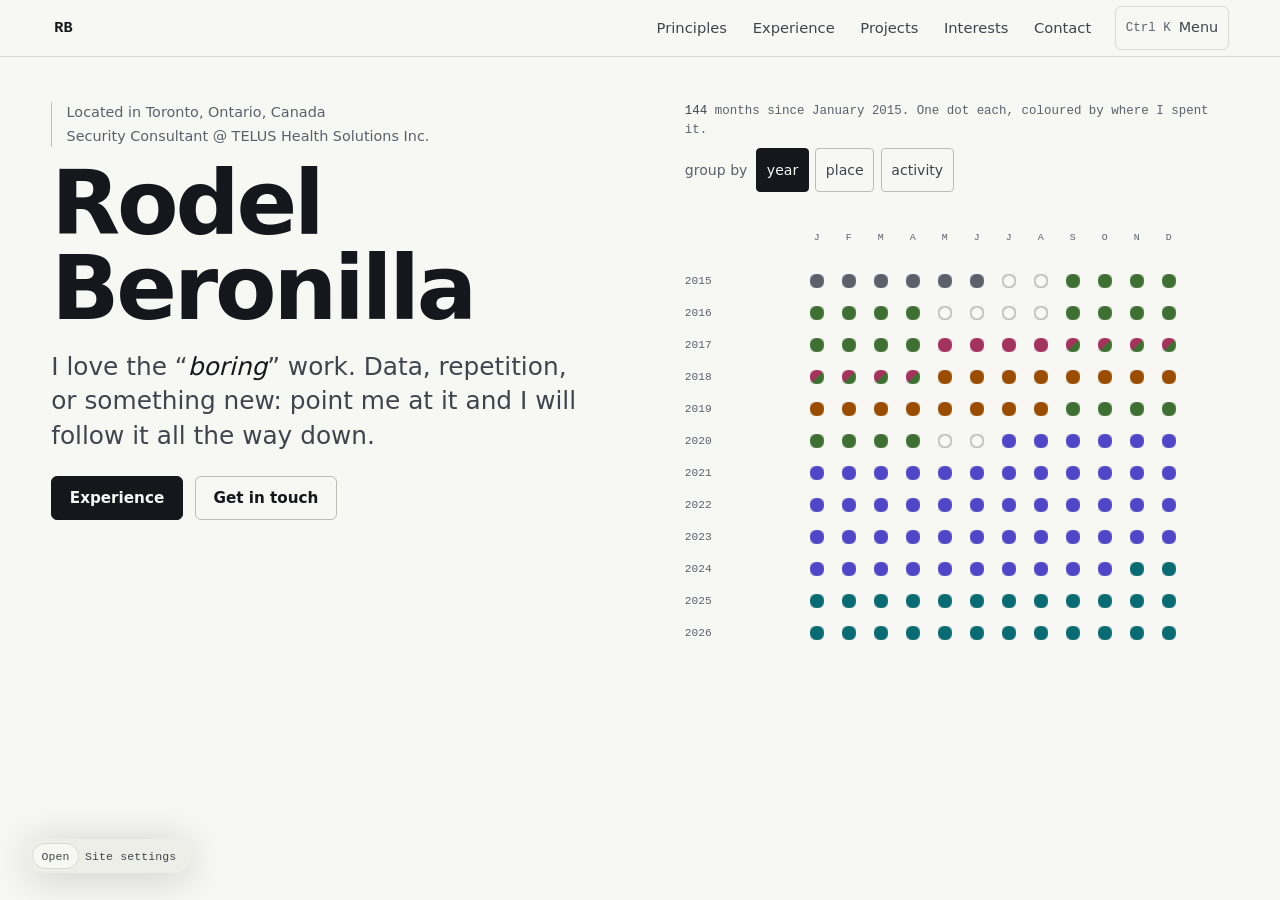
<file: site/index.html>
<!doctype html>
<html lang="en" class="no-js" data-theme="dark">
<head>
  <meta charset="utf-8">
  <meta name="viewport" content="width=device-width, initial-scale=1, viewport-fit=cover">
  <title>Rodel Beronilla</title>
  <meta name="description" content="Rodel Beronilla. I love the “boring” work: data, repetition, or something new. Security, risk and compliance for healthcare at TELUS Health Solutions in Toronto, Ontario.">
  <link rel="canonical" href="https://beronilla.rodeo/">
  <link rel="icon" href="favicon.svg" type="image/svg+xml">
  <meta name="theme-color" content="#101216" media="(prefers-color-scheme: dark)">
  <meta name="theme-color" content="#f7f7f4" media="(prefers-color-scheme: light)">
  <meta property="og:type" content="profile">
  <meta property="og:title" content="Rodel Beronilla">
  <meta property="og:description" content="I love the “boring” work. Data, repetition, or something new: point me at it and I’ll follow it all the way down.">
  <meta property="og:url" content="https://beronilla.rodeo/">
  <meta property="og:image" content="https://beronilla.rodeo/og.png">
  <meta property="og:image:width" content="1200">
  <meta property="og:image:height" content="630">
  <meta property="og:image:alt" content="Rodel Beronilla. Every month since January 2015, drawn as a grid of dots and grouped by year.">
  <meta name="twitter:card" content="summary_large_image">
  <meta name="twitter:image" content="https://beronilla.rodeo/og.png">

  <link rel="stylesheet" href="style.css">
  <script>document.documentElement.classList.replace('no-js','js');try{var t=localStorage.getItem('theme')||(matchMedia('(prefers-color-scheme: light)').matches?'light':'dark');document.documentElement.setAttribute('data-theme',t)}catch(e){}</script>
  <script src="app.js" defer></script>

  <script type="application/ld+json">
  {"@context":"https://schema.org","@type":"Person","name":"Rodel Beronilla","url":"https://beronilla.rodeo/","jobTitle":"Security Consultant I","worksFor":{"@type":"Organization","name":"TELUS Health Solutions Inc."},"alumniOf":{"@type":"CollegeOrUniversity","name":"Ontario Tech University"},"address":{"@type":"PostalAddress","addressLocality":"Toronto","addressRegion":"Ontario","addressCountry":"CA"},"sameAs":["https://ca.linkedin.com/in/rodel-beronilla","https://github.com/rodelBeronilla"]}
  </script>
</head>
<body>
  <a class="skip" href="#how">Skip to content</a>

  <header class="top">
    <h1 class="vh">Rodel Beronilla</h1>
    <div class="top-in">
      <a class="mark" href="/" aria-label="Rodel Beronilla, home">RB</a>
      <nav class="topnav" aria-label="Sections">
        <a href="#how">Principles</a>
        <a href="#experience">Experience</a>
        <a href="#projects">Projects</a>
        <a href="#interests">Interests</a>
        <a href="#contact">Contact</a>
        <span class="nav-ind" aria-hidden="true"></span>
      </nav>
      <div class="top-actions">
        <button class="cmd-btn" id="cmd-open" type="button" commandfor="cmdk" command="show-modal" aria-haspopup="dialog" aria-controls="cmdk">
          <span class="cmd-key" id="cmd-key" aria-hidden="true">&#8984;K</span><span class="cmd-label">Menu</span>
        </button>
      </div>
    </div>
    <div class="pull" id="pull" aria-hidden="true"><i></i><span>Pull down for menu</span></div>
  </header>
  <div class="sheet" id="sheet" aria-hidden="true" role="dialog" aria-label="Menu">
    <div class="sheet-in">
      <p class="sheet-title">Menu</p>
      <ul class="sheet-list" id="sheet-list"></ul>
      <button class="sheet-close" id="sheet-close" type="button"><i></i>Pull up to close</button>
    </div>
  </div>

  <main>
    <section class="page hero" id="top">
      <div class="page-in hero-grid">
        <div class="hero-inner">
          <p class="meta"><span>Located in Toronto, Ontario, Canada</span><span class="meta-full">Security Consultant @ TELUS Health Solutions Inc.</span><span class="meta-short" aria-hidden="true">Security Consultant @ TELUS Health</span></p>
          <p class="name" aria-hidden="true"><span>Rodel</span><span>Beronilla</span></p>
          <p class="tag">I love the &ldquo;<em>boring</em>&rdquo; work. Data, repetition, or something new: point me at it and I will follow it all the way down.</p>
          <div class="cta">
            <a class="btn primary" href="#experience">Experience</a>
            <a class="btn" href="#contact">Get in touch</a>
          </div>
        </div>
        <figure class="pivot" id="pivot">
          <figcaption class="pivot-head">
            <p class="pivot-q"><span id="pivot-n">143</span> months since January 2015. One dot each, coloured by where I spent it.</p>
            <div class="pivot-ctrl" role="group" aria-label="Group the months by">
              <span class="pivot-lab" aria-hidden="true">group by</span>
              <button type="button" data-view="year" aria-pressed="true">year</button>
              <button type="button" data-view="org" aria-pressed="false">place</button>
              <button type="button" data-view="kind" aria-pressed="false">activity</button>
            </div>
            <p class="pivot-hl" id="pivot-hl"></p>
          </figcaption>
          <div class="pivot-plot" id="pivot-plot"></div>
        </figure>
      </div>
    </section>

    <section class="page" id="how">
      <div class="page-in sec">
        <div class="sec-head"><h2 class="kicker">Principles</h2><p class="kicker-sub">Four, wherever I am.</p></div>
        <div class="sec-body">
          <p class="statement statement-lg">The data comes before the answer.</p>
          <p class="lead">I go at a problem like a researcher. I’ll push an approach further than most people would, and when the evidence finally refuses, I stop arguing with it, ask the people around me and take another route.</p>
          <ul class="tenets">
            <li tabindex="0">
              <h3>Say only what is true</h3>
              <p>Integrity and transparency, in practice. I say what I actually know, give credit where it belongs, and own my part when something goes wrong. If a claim needs stretching to sound good, it isn’t mine to make.</p>
              <p class="tenet-why">Trust is slow to earn and quick to lose, and I’d rather be believed than impressive.</p>
            </li>
            <li tabindex="0">
              <h3>Get the question right</h3>
              <p>Context before action. I want to understand what’s really being asked, and why, before I commit to anything, and I’ll keep asking until it’s clear. Once it is, I’m all in.</p>
              <p class="tenet-why">Most wasted effort starts as a good answer to the wrong question.</p>
            </li>
            <li tabindex="0">
              <h3>Start from the data</h3>
              <p>Curiosity with discipline. I’d rather sit with the evidence until the shape of a problem is obvious than defend a solution I reached for too early. When the data disagrees with me, the data wins.</p>
              <p class="tenet-why">Being right early feels good. Being right in the end is what actually helps anyone.</p>
            </li>
            <li tabindex="0">
              <h3>Take something from everything</h3>
              <p>Every job, team and mistake leaves something worth keeping. I pay attention to what each one taught me and carry it into the next thing.</p>
              <p class="tenet-why">The parts that were uncomfortable at the time are the ones I still use.</p>
            </li>
          </ul>
        </div>
      </div>
    </section>

    <section class="page" id="experience">
      <div class="page-in xp">
        <div class="sec-head xp-top"><h2 class="kicker">Experience</h2><p class="kicker-sub">Newest first. Step back.</p><p class="band-hl" id="band-hl"></p></div>
        <div class="band-wrap" id="band-wrap">
          <div class="band-years" id="band-years" aria-hidden="true"></div>
          <div class="band" id="band" role="group" aria-label="Timeline, January 2015 to now"></div>
          <div class="band-under" id="band-under" aria-hidden="true"></div>
        </div>
        <div class="xp-main">
        <ol class="tl xp-roles" id="xp-roles">
            <li data-i="0" data-end="2026" data-from="2024-11" data-to="now"><span class="tl-when">Nov 2024 to now</span><div class="tl-what"><h3>TELUS Health Solutions Inc.</h3><p class="tl-role">Security Consultant I</p><p>Assurance for a health business: the internal assessments behind its certifications, evidence ready before an auditor asks, and impact checks on proposed changes while they’re still proposals. Pipelines and reporting that let a small team keep pace.</p><ul class="skills" aria-label="Skills and competencies"><li>ISO 27001</li><li>SOC 2</li><li>Audit readiness</li><li>PHIPA and PIPEDA</li><li>Quebec Law 25</li><li>Google Apps Script</li><li>Python</li><li>Power BI</li></ul></div></li>
            <li data-i="1" data-end="2024" data-from="2021-08" data-to="2024-10"><span class="tl-when">Jul 2021 to Oct 2024</span><div class="tl-what"><h3>Rogers Communications</h3><p class="tl-role">Technology Solutions Designer</p><p>Network solutions from requirement to approved design: pinning down what was really being asked for, proving it could be built, costing and scheduling it defensibly, and settling security requirements early enough to shape the design.</p><ul class="skills" aria-label="Skills and competencies"><li>Solution design</li><li>Security architecture</li><li>Requirements analysis</li><li>Risk assessment</li><li>Cost and schedule estimation</li><li>Stakeholder workshops</li></ul></div></li>
            <li data-i="2" data-end="2021" data-from="2020-07" data-to="2021-07"><span class="tl-when">Jul 2020 to Jul 2021</span><div class="tl-what"><h3>Rogers Communications</h3><p class="tl-role">Technology New Graduate</p><p>Three four-month rotations: Technology Service Design, Data Networks Engineering, and Device Accreditation. Automated the Android test flows that had been run by hand and documented a wireless geo-location build.</p><ul class="skills" aria-label="Skills and competencies"><li>Test automation</li><li>Android</li><li>Technical documentation</li></ul></div></li>
            <li data-i="3" data-end="2019" data-from="2018-05" data-to="2019-08"><span class="tl-when">May 2018 to Aug 2019</span><div class="tl-what"><h3>Celestica International</h3><p class="tl-role">Cyber Security and IT Risk Management Intern</p><p>Security governance at a manufacturer whose clients came with regulations attached: audit findings tracked to closure, a multi-factor rollout across sites, account and access validations, and a phishing and awareness programme with reporting on whether it worked.</p><ul class="skills" aria-label="Skills and competencies"><li>Identity and access</li><li>Multi-factor authentication</li><li>Security awareness</li><li>Phishing campaigns</li><li>NIST SP 800-171</li><li>Python</li></ul></div></li>
        </ol>
        <div class="xp-nav"><button type="button" class="btn" id="xp-prev">Earlier</button><button type="button" class="btn" id="xp-next" disabled>Later</button><span class="xp-pos" id="xp-pos">1 of 4</span></div><p class="vh" id="xp-live" aria-live="polite"></p>
        </div>
        <div class="xp-side">
          <div class="xp-block" id="education">
            <h3 class="kicker">Education</h3>
            <ol class="tl">
              <li class="cred" data-year="2020" data-date="2020-04"><span class="tl-when">Sep 2015 to Apr 2020</span><div class="tl-what"><h4>Ontario Tech University</h4><p>Bachelor of Information Technology (Honours), Networking and Information Technology Security.</p><p class="honours"><span class="cred" data-year="2015">Dean&rsquo;s List 2015</span>, <span class="cred" data-year="2020">President&rsquo;s List 2020</span>.</p><ul class="skills" aria-label="Skills and competencies"><li>Penetration testing</li><li>Digital forensics</li><li>Cryptography</li><li>Routing and switching</li><li>SQL</li><li>Linux hardening</li></ul></div></li>
            </ol>
          </div>
          <div class="xp-block" id="certifications">
            <h3 class="kicker">Certifications</h3>
            <ol class="tl">
              <li class="cred" data-year="2026" data-date="2026-11"><span class="tl-when">Nov 2026</span><div class="tl-what"><h4>Certified Information Systems Security Professional (CISSP)</h4><p>ISC<sup>2</sup>. <a href="https://www.credly.com/badges/d0cca9c0-13dc-4911-b00d-494c27513bf5/public_url" target="_blank" rel="noopener noreferrer">Verify on Credly</a></p></div></li>
              <li class="cred" data-year="2026" data-date="2026-10"><span class="tl-when">Oct 2026</span><div class="tl-what"><h4>SQL (Advanced)</h4><p>HackerRank. <a href="https://www.hackerrank.com/certificates/8c44d48ef649" target="_blank" rel="noopener noreferrer">Verify on HackerRank</a></p></div></li>
            </ol>
          </div>
        </div>
      </div>
    </section>

    <section class="page" id="projects">
      <div class="page-in sec">
        <div class="sec-head"><h2 class="kicker">Projects</h2><p class="kicker-sub">Three in use, one still an idea.</p></div>
        <div class="sec-body">
          <ul class="built">
            <li>
              <a href="https://fantasyscout.beronilla.rodeo/" target="_blank" rel="noopener noreferrer"><h3>FantasyScout<i class="arrow" aria-hidden="true"><svg viewBox="0 0 24 24"><path d="M7 17L17 7M9 7h8v8"/></svg></i></h3></a>
              <p class="built-meta"><i class="st st-live" aria-hidden="true"></i>Open source, MIT. <a href="https://github.com/rodelBeronilla/fantasyscout" target="_blank" rel="noopener noreferrer">Source</a></p>
              <p>A data platform for fantasy basketball. Pulls from public sources, checks what it pulls, and serves a scouting board, a notebook or a SQL console in the browser.</p>
              <ul class="skills" aria-label="Built with"><li>Python</li><li>dbt</li><li>Databricks</li><li>Delta Lake</li><li>Cloudflare</li><li>Astro</li><li>React</li><li>GitHub Actions</li></ul>
            </li>
            <li>
              <a href="https://volleyballtactics.beronilla.rodeo/" target="_blank" rel="noopener noreferrer"><h3>volleyball-tactics<i class="arrow" aria-hidden="true"><svg viewBox="0 0 24 24"><path d="M7 17L17 7M9 7h8v8"/></svg></i></h3></a>
              <p class="built-meta"><i class="st st-live" aria-hidden="true"></i>Self-hosted, for my team</p>
              <p>Lineups, rotations and formations for a volleyball team, set up in a minute and shared. Replaced the scrap paper before every match.</p>
              <ul class="skills" aria-label="Built with"><li>React</li><li>Vite</li><li>Docker</li><li>Caddy</li></ul>
            </li>
            <li class="minor">
              <h3>NIST OSCAL assessment platform</h3>
              <p class="built-meta"><i class="st st-plan" aria-hidden="true"></i>Planned. Nothing built yet</p>
              <p>Assessments still run on scattered documents and the same evidence gets gathered twice. OSCAL makes a control a record instead of a paragraph; this is the tool to build on it.</p>
              <ul class="skills" aria-label="Built on"><li>OSCAL</li><li>NIST SP 800-53</li><li>Python</li></ul>
            </li>
            <li class="minor">
              <h3>This site</h3>
              <p class="built-meta"><i class="st st-here" aria-hidden="true"></i>You are here</p>
              <p>Portfolio. Work and background in one place, built to load fast.</p>
              <ul class="skills" aria-label="Built with"><li>HTML</li><li>CSS</li><li>JavaScript</li><li>Caddy</li><li>Python</li></ul>
            </li>
          </ul>
        </div>
      </div>
    </section>

    <section class="page" id="interests">
      <div class="page-in sec">
        <div class="sec-head"><h2 class="kicker">Interests</h2><p class="kicker-sub">Four areas. Pick one and go in.</p></div>
        <div class="sec-body">
          <div class="field-wrap">
            <ul class="ifield" id="ifield">
              <li class="cat"><h3 class="cat-name">Sports and fitness</h3><ul class="cat-list">
                <li class="sub grp">Active hobbies</li>
                <li class="node" data-path="Sports and fitness / Active hobbies / Volleyball"><button type="button" class="node-top" aria-expanded="false"><span class="node-name">Volleyball</span><span class="node-flavour">On the court</span></button><ol class="node-levels"><li>I play outside hitter (power) and middle.</li><li>I love the feeling of hitting a perfect set.</li></ol></li>
                <li class="node" data-path="Sports and fitness / Active hobbies / Weightlifting"><button type="button" class="node-top" aria-expanded="false"><span class="node-name">Weightlifting</span><span class="node-flavour">In the gym</span></button><ol class="node-levels"><li>I powerlift and love deadlifting.</li><li>I treat the gym like a lab.</li></ol></li>
                <li class="sub grp">As a fan</li>
                <li class="node" data-path="Sports and fitness / As a fan / Watch"><button type="button" class="node-top" aria-expanded="false"><span class="node-name">Watch</span><span class="node-flavour">From the stands</span></button><ol class="node-levels"><li>I follow the Raptors, the Blue Jays and the Tempo.</li><li>I’ve seen the Tempo play the Lynx and the Fever live.</li></ol></li>
                <li class="node" data-path="Sports and fitness / As a fan / Fantasy leagues"><button type="button" class="node-top" aria-expanded="false"><span class="node-name">Fantasy leagues</span><span class="node-flavour">Building rosters</span></button><ol class="node-levels"><li>I play in NBA and WNBA fantasy leagues.</li><li>I’m notorious for building around defensive stats.</li></ol></li>
              </ul></li>
              <li class="cat"><h3 class="cat-name">Film</h3><ul class="cat-list">
                <li class="sub grp">Movies and TV</li>
                <li class="node" data-path="Film / Movies and TV / Movies"><button type="button" class="node-top" aria-expanded="false"><span class="node-name">Movies</span><span class="node-flavour">90s onwards</span></button><ol class="node-levels"><li>I watch across all genres, with favorites in action, crime, comedy and thrillers.</li><li>Highly recommend Nobody (2025).</li></ol></li>
                <li class="node" data-path="Film / Movies and TV / TV"><button type="button" class="node-top" aria-expanded="false"><span class="node-name">TV</span><span class="node-flavour">Re-watching</span></button><ol class="node-levels"><li>I’m a shameless re-watcher, cycling through favorites when nothing’s airing.</li><li>Highly recommend the latest season of MobLand (2026).</li></ol></li>
                <li class="node grp" data-path="Film / Photography"><button type="button" class="node-top" aria-expanded="false"><span class="node-name">Photography</span><span class="node-flavour">Street, mostly</span></button><ol class="node-levels"><li>I’m into street photography, portraits and landscapes.</li></ol></li>
              </ul></li>
              <li class="cat"><h3 class="cat-name">Gaming</h3><ul class="cat-list">
                <li class="sub grp">PC and console</li>
                <li class="node" data-path="Gaming / PC and console / Competitive"><button type="button" class="node-top" aria-expanded="false"><span class="node-name">Competitive</span><span class="node-flavour">When there’s time</span></button><ol class="node-levels"><li>I play competitive shooters, MOBAs and fighting games.</li><li>Super excited for Deadlock to get its full release.</li></ol></li>
                <li class="node" data-path="Gaming / PC and console / Casual"><button type="button" class="node-top" aria-expanded="false"><span class="node-name">Casual</span><span class="node-flavour">To unwind</span></button><ol class="node-levels"><li>I play team-drafting games like TFT, party and indie games with friends, or pick up my old NDS for the classics.</li></ol></li>
                <li class="node grp" data-path="Gaming / Tabletop"><button type="button" class="node-top" aria-expanded="false"><span class="node-name">Tabletop</span><span class="node-flavour">Around a table</span></button><ol class="node-levels"><li>I always love a good board game with friends.</li><li>If you like Catan, you’ll love Plunder.</li></ol></li>
              </ul></li>
              <li class="cat"><h3 class="cat-name">Work, off the clock</h3><ul class="cat-list">
                <li class="node grp" data-path="Work, off the clock / Personal"><button type="button" class="node-top" aria-expanded="false"><span class="node-name">Personal</span><span class="node-flavour">Tools for hobbies</span></button><ol class="node-levels"><li>I often find myself building tools for my hobbies.</li><li><a href="#projects">FantasyScout</a> for fantasy basketball, <a href="#projects">volleyball-tactics</a> for my team’s lineups.</li></ol></li>
                <li class="node grp" data-path="Work, off the clock / Work"><button type="button" class="node-top" aria-expanded="false"><span class="node-name">Work</span><span class="node-flavour">Tools for work</span></button><ol class="node-levels"><li>I often find myself building tools for work.</li><li>Next up: an <a href="#projects">OSCAL assessment platform</a>.</li></ol></li>
              </ul></li>
            </ul>
            <div class="focus" id="ifocus" hidden></div>
          </div>
        </div>
      </div>
    </section>

    <section class="page page-end" id="contact">
      <div class="page-in sec">
        <div class="sec-head"><h2 class="kicker">Contact</h2><p class="kicker-sub">Straight to my inbox.</p></div>
        <div class="sec-body">
          <p class="statement statement-lg">Say hello.</p>
          <p class="lead">This lands in my inbox and I reply from there. <a href="https://ca.linkedin.com/in/rodel-beronilla" rel="me">LinkedIn</a> works too, and <a href="https://github.com/rodelBeronilla" rel="me">GitHub</a> is where the building happens.</p>
          <form class="mailform" action="/contact" method="post">
            <div class="field"><label for="c-name">Name</label><input id="c-name" name="name" type="text" required autocomplete="name" maxlength="120"></div>
            <div class="field"><label for="c-email">Your email</label><input id="c-email" name="email" type="email" required autocomplete="email" maxlength="200"></div>
            <div class="field field-wide"><label for="c-msg">Message</label><textarea id="c-msg" name="message" required rows="5" maxlength="4000"></textarea></div>
            <div class="field-foot"><div class="meter" aria-hidden="true"><i id="c-meter"></i></div><span class="count" id="c-count"></span></div>
            <div class="field hp" aria-hidden="true"><label for="c-site">Website</label><input id="c-site" name="website" type="text" tabindex="-1" autocomplete="off"></div>
            <div class="cta">
              <button class="btn primary" type="submit" id="c-send">Send</button>
            </div>
          </form>
        </div>
      </div>
      <footer class="foot">
        <p>&copy; 2026 Rodel Beronilla. No analytics, no trackers, nothing to accept.</p>
        <p><span id="colophon-live">System fonts, no images, one stylesheet, one script.</span> No frameworks, no build step.</p>
        <p class="foot-print"><button type="button" class="linkish" id="print-link">Print or save as PDF</button></p>
      </footer>
    </section>
  </main>
  <nav class="a11y" id="ss" aria-label="Site settings">
    <ul class="ss-rows" id="ss-rows" hidden>
      <li><button class="ss-pill" id="ss-cookies" type="button" aria-expanded="false" aria-controls="ss-note"><span class="chip">None</span><span>Cookies</span></button></li>
      <li><label class="ss-pill a11y-switch" for="a11y-switch"><span class="chip a11y-status"><span data-a11y-status aria-hidden="true">Off</span><input id="a11y-switch" data-a11y-switch type="checkbox" role="switch" aria-checked="false" aria-label="Accessibility mode"></span><span aria-hidden="true">Accessibility mode</span></label></li>
      <li><button class="ss-pill" id="ss-theme" type="button" aria-label="Theme: Auto"><span class="chip" id="ss-theme-chip">Auto</span><span aria-hidden="true">Theme</span></button></li>
    </ul>
    <div class="ss-note" id="ss-note" hidden><p>No cookies. Your theme and accessibility choices stay in this browser and are never sent anywhere.</p><button class="btn" id="ss-clear" type="button">Clear saved choices</button></div>
    <button class="ss-pill" id="ss-open" type="button" aria-expanded="false" aria-controls="ss-rows"><span class="chip" id="ss-open-chip">Open</span><span>Site settings</span></button>
  </nav>
  <nav class="swipe" id="swipe" aria-label="Views">
    <i class="chev" aria-hidden="true"></i>
    <ol class="swipe-dots" id="swipe-dots"></ol>
    <i class="chev r" aria-hidden="true"></i>
    <span class="swipe-txt" id="swipe-txt">Swipe for next</span>
  </nav>


  <dialog class="cmdk" id="cmdk" aria-label="Command menu">
    <div class="cmdk-in">
      <div class="cmdk-bar"><input class="cmdk-input" id="cmdk-input" type="text" placeholder="Type a command or search" autocomplete="off" spellcheck="false" aria-label="Search commands"><button class="cmdk-close" id="cmdk-close" type="button" aria-label="Close menu">Close</button></div>
      <ul class="cmdk-list" id="cmdk-list" role="listbox"></ul>
      <p class="cmdk-hint"><span>&#8593;&#8595; navigate</span><span>&#8629; run</span><span>esc close</span></p>
    </div>
  </dialog>
</body>
</html>
</file>
<file: site/style.css>
/* beronilla.rodeo: one screen per section, built around the data */

:root {
  color-scheme: dark;
  --bg:     light-dark(#f7f7f4, #101216);
  --bg-2:   light-dark(#eeeee9, #171a20);
  --fg:     light-dark(#15171c, #eceef2);
  --fg-2:   light-dark(#40444d, #b4b9c4);
  --muted:  light-dark(#5b606b, #8c93a1);
  --line:   light-dark(#d9d9d2, #262a33);
  --line-2: light-dark(#bdbdb4, #3a404c);
  --accent: light-dark(#0b6b73, #5fd0d8);
  --mark:   light-dark(#9a4d00, #ffb454);
  --violet: light-dark(#4f46c8, #a49cff);
  --edu:    light-dark(#3f7033, #8fcf7a);
  --rose:   light-dark(#a3325c, #f58fb4);
  --sans: system-ui, -apple-system, "Segoe UI", Roboto, "Helvetica Neue", Arial, sans-serif;
  --mono: ui-monospace, "SF Mono", Menlo, Consolas, "Liberation Mono", monospace;
  --ease: cubic-bezier(.2, .75, .25, 1);
  --gutter: clamp(1.25rem, 4vw, 4rem);
  --wrap: min(100%, 86rem);
  --top-h: 3.5rem;
  --page-pad: clamp(1.5rem, 4vh, 4rem);
  --view-top: clamp(1.25rem, 5vh, 4rem);
  box-sizing: border-box;
}
html[data-theme="light"] { color-scheme: light; }
html[data-theme="dark"]  { color-scheme: dark; }
*, *::before, *::after { box-sizing: inherit; }

html { background: var(--bg); -webkit-text-size-adjust: 100%; }
body {
  margin: 0; background: var(--bg); color: var(--fg);
  font: clamp(1rem, .25vw + .95rem, 1.1rem)/1.6 var(--sans);
  font-variant-numeric: tabular-nums;
}
a { color: inherit; text-decoration-color: var(--line-2); text-underline-offset: .22em; }
a:hover { text-decoration-color: var(--accent); }
:focus-visible { outline: 2px solid var(--accent); outline-offset: 3px; border-radius: 2px; }
.kicker[tabindex="-1"]:focus, .page[tabindex="-1"]:focus { outline: none; }
h1, h2, h3, h4, p, ul, ol { margin: 0; }
ul, ol { padding: 0; list-style: none; }
button { font: inherit; color: inherit; background: none; border: 0; cursor: pointer; }
.skip { position: absolute; left: -999px; top: 0; background: var(--fg); color: var(--bg); padding: .5rem .8rem; z-index: 100; }
.skip:focus { left: .5rem; top: .5rem; }

/* top bar */
.top { position: sticky; top: 0; z-index: 20; background: var(--bg); border-bottom: 1px solid var(--line); padding-top: env(safe-area-inset-top, 0); }
.top-in { display: flex; align-items: center; gap: 1.5rem; width: var(--wrap); margin: 0 auto; height: var(--top-h); padding: 0 var(--gutter); }
.mark { font: 600 .95rem var(--mono); text-decoration: none; letter-spacing: .02em; min-width: 2.75rem; min-height: 2.75rem; display: grid; place-items: center; margin-left: -.6rem; }
.topnav { display: flex; gap: clamp(1rem, 2vw, 2rem); margin-left: auto; position: relative; }
.nav-ind { position: absolute; bottom: .45rem; left: 0; width: 0; height: 1px; background: var(--accent); opacity: 0; transition: left .3s var(--ease), width .3s var(--ease), opacity .2s; }
.nav-ind.on { opacity: 1; }
.topnav a { color: var(--fg-2); text-decoration: none; font-size: .92rem; padding: .5rem 0; border-bottom: 1px solid transparent; white-space: nowrap; }
.topnav a:hover { border-bottom-color: var(--line-2); }
.topnav a:hover, .topnav a[aria-current] { color: var(--fg); }
.top-actions { display: flex; align-items: center; gap: .25rem; }
.pull, .sheet, .swipe { display: none; }
.a11y { position: fixed; left: calc(27px + env(safe-area-inset-left, 0)); bottom: calc(27px + env(safe-area-inset-bottom, 0)); z-index: 25; display: flex; flex-direction: column; align-items: flex-start; gap: 6px; }
.ss-rows { display: flex; flex-direction: column; align-items: flex-start; gap: 6px; }
.ss-pill { display: flex; align-items: center; gap: 6px; padding: 4px 15px 4px 5px; border-radius: 50px; background: var(--bg-2); color: var(--fg-2); border: 0; box-shadow: 0 4px 40px rgb(0 0 0 / .18); font: .72rem var(--mono); letter-spacing: .01em; cursor: pointer; user-select: none; text-align: left; }
.ss-pill:hover { color: var(--fg); }
.ss-pill:focus-visible { outline: 2px solid var(--accent); outline-offset: 2px; }
.chip { position: relative; display: inline-grid; place-items: center; min-width: 47px; height: 26px; padding: 0 8px; border-radius: 50px; background: var(--bg); color: var(--fg-2); border: 1px solid var(--line); transition: background .15s, color .15s, border-color .15s; }
.chip.set, .a11y-status.is-checked { background: var(--fg); color: var(--bg); border-color: var(--fg); }
.a11y-status input { position: absolute; inset: 0; width: 100%; height: 100%; margin: 0; appearance: none; -webkit-appearance: none; border: 0; background: transparent; border-radius: 50px; cursor: pointer; }
.a11y-status input:focus-visible { outline: 2px solid var(--accent); outline-offset: 2px; }
.ss-note { max-width: 18rem; padding: .8rem .95rem; border-radius: 12px; background: var(--bg-2); color: var(--fg-2); box-shadow: 0 4px 40px rgb(0 0 0 / .18); font-size: .85rem; line-height: 1.45; display: grid; gap: .6rem; justify-items: start; }
.ss-note .btn { font-size: .8rem; min-height: 2rem; }
.ss-rows[hidden], .ss-note[hidden] { display: none; }
.no-js .a11y { display: none; }
.cmd-btn { display: flex; gap: .5rem; align-items: center; min-height: 2.75rem; padding: 0 .6rem; color: var(--fg-2); font-size: .9rem; border: 1px solid var(--line); border-radius: 6px; }
.cmd-btn:hover { border-color: var(--line-2); color: var(--fg); }
.cmd-key { font: .78rem var(--mono); color: var(--muted); }

/* one view at a time; a view taller than the screen scrolls inside itself, the document never does */
.page { display: flex; padding: var(--view-top) 0 var(--page-pad); border-top: 1px solid var(--line-2); }
.page:first-of-type { border-top: 0; }
.page-in { width: var(--wrap); margin: 0 auto; padding: 0 var(--gutter); align-self: flex-start; }
.js body { height: 100dvh; display: flex; flex-direction: column; overflow: hidden; }
.js main { flex: 1; min-height: 0; }
.js .page { display: none; height: 100%; overflow-y: auto; overflow-x: hidden; border-top: 0; }
@media (min-width: 56.01rem) and (pointer: fine) { .js .page { padding-bottom: calc(var(--page-pad) + 3.6rem); } }
.js .page.on { display: flex; }

/* hero */
.hero-grid { display: grid; grid-template-columns: minmax(0, 1fr) minmax(0, 34rem); gap: clamp(1rem, 3vh, 3.5rem) clamp(2rem, 5vw, 5rem); align-items: start; }
.meta { display: grid; justify-items: start; gap: .2rem; font-size: .9rem; line-height: 1.45; color: var(--muted); margin-bottom: clamp(.6rem, 1.6vh, 1.4rem); border-left: 1px solid var(--line-2); padding-left: .9rem; }
.meta span { text-wrap: nowrap; }
.meta-short { display: none; }
.name { font-size: min(clamp(2.6rem, 7vw, 6.5rem), 10dvh); line-height: .95; font-weight: 650; letter-spacing: -.035em; }
.name span { display: block; }
.tag em { font-style: italic; color: var(--fg); }
.tag { margin-top: clamp(.6rem, 2vh, 2rem); max-width: 34rem; font-size: min(clamp(1.05rem, 1vw + .8rem, 1.55rem), 3dvh); line-height: 1.4; color: var(--fg-2); text-wrap: pretty; }
.cta { display: flex; flex-wrap: wrap; gap: .75rem; margin-top: clamp(.9rem, 2.5vh, 2.25rem); }
.btn { display: inline-flex; align-items: center; min-height: 2.75rem; padding: 0 1.1rem; border: 1px solid var(--line-2); border-radius: 6px; text-decoration: none; font-weight: 550; font-size: .95rem; }
.btn:hover { border-color: var(--fg); }
.btn.primary { background: var(--fg); color: var(--bg); border-color: var(--fg); }
.btn.primary:hover { background: var(--accent); border-color: var(--accent); }

/* sections */
.sec { display: grid; grid-template-columns: minmax(8rem, 12rem) minmax(0, 1fr); column-gap: clamp(1.5rem, 4vw, 4rem); }
.sec-head { align-self: start; }
.kicker { font-size: .92rem; font-weight: 650; line-height: 1.4; color: var(--accent); }
.kicker-sub { margin-top: .4rem; font-size: .85rem; line-height: 1.4; color: var(--muted); }
.sec-body { min-width: 0; }
.statement { font-size: min(clamp(1.8rem, 3vw + .7rem, 3.2rem), 7dvh); line-height: 1.1; letter-spacing: -.025em; font-weight: 650; margin-bottom: clamp(.5rem, 1.5vh, 1rem); }
.statement-lg { font-size: min(clamp(2.4rem, 5vw + .8rem, 5rem), 8dvh); }
.statement .w { display: inline-block; }
.js .statement.rise .w { opacity: 0; transform: translateY(.45em); animation: rise .48s var(--ease) forwards; }
@keyframes rise { to { opacity: 1; transform: none; } }
.lead { font-size: clamp(1.02rem, .4vw + .9rem, 1.25rem); color: var(--fg-2); max-width: 46rem; text-wrap: pretty; }
.rules { margin-top: clamp(1.5rem, 4vh, 3rem); display: grid; gap: clamp(1rem, 2.5vh, 2.25rem) clamp(1.5rem, 3vw, 3rem); grid-template-columns: repeat(auto-fit, minmax(22rem, 1fr)); }

/* interests: four areas set as one index; choosing an item keeps its column and opens the fact beside it */
.field-wrap { position: relative; }
.ifield { display: grid; grid-template-columns: repeat(4, minmax(0, 1fr)); gap: 0 clamp(1.25rem, 2.6vw, 2.75rem); align-items: start; }
.cat { min-width: 0; padding-bottom: clamp(.7rem, 1.9vh, 1.3rem); border-bottom: 1px solid var(--line); transform: translateX(var(--tx, 0px)); transition: transform .42s var(--ease), opacity .42s var(--ease); }
.cat-name { position: relative; font-size: clamp(1.1rem, .5vw + .95rem, 1.5rem); font-weight: 650; letter-spacing: -.015em; line-height: 1.2; padding-top: clamp(.5rem, 1.5vh, 1rem); margin-bottom: clamp(.6rem, 2vh, 1.4rem); transition: opacity .35s var(--ease); }
.cat-name::before { content: ""; position: absolute; left: 0; top: 0; width: 100%; height: 1px; background: var(--line-2); transform-origin: left center; transition: transform .5s var(--ease) var(--rd, 0ms); }
.cat-list { display: grid; align-content: start; gap: clamp(.5rem, 1.7vh, 1.15rem); }
.sub { font-size: .78rem; font-weight: 500; color: var(--muted); transition: opacity .35s var(--ease); }
.cat-list > .sub:not(:first-child) { margin-top: clamp(.9rem, 3vh, 2.2rem); }
.node { position: relative; transition: opacity .35s var(--ease), transform .35s var(--ease); }
.node-top { position: relative; display: grid; gap: .12rem; justify-items: start; text-align: left; padding: .5rem 0; margin: 0; color: inherit; text-decoration: none; }
.node-top::before { content: ""; position: absolute; left: -.6rem; top: .55rem; bottom: .55rem; width: 2px; border-radius: 1px; background: var(--accent); transform: scaleY(0); transition: transform .25s var(--ease); }
.node-top:hover::before, .node-top:focus-visible::before, .node.live .node-top::before { transform: scaleY(1); }
.node-top:hover .node-name, .node-top:focus-visible .node-name { text-decoration: underline; text-decoration-color: var(--accent); text-underline-offset: .2em; }
.node-name { font-weight: 600; font-size: clamp(1rem, .3vw + .93rem, 1.2rem); line-height: 1.25; }
.node-flavour { color: var(--muted); font-size: clamp(.78rem, .15vw + .74rem, .9rem); line-height: 1.45; }
.node.live .node-name { color: var(--accent); font-weight: 700; }
.js .node-levels { display: none; }
/* opening: the chosen column slides to the left edge, the rest clear out, the fact fills the space */
.js .ifield.zoomed { pointer-events: none; }
.js .ifield.zoomed .cat:not(.held) { opacity: 0; transition-delay: var(--fd, 0ms); }
.focus { position: absolute; left: var(--cardx, 0px); right: 0; top: var(--cardy, 0px); z-index: 2; display: grid; align-content: start; justify-items: start; gap: .7rem; max-width: 40rem; opacity: 0; pointer-events: none; transition: opacity .3s var(--ease); }
.focus[hidden] { display: none; }
.focus.on { opacity: 1; pointer-events: auto; }
.focus > * { opacity: 0; transform: translateY(14px); transition: opacity .38s var(--ease), transform .38s var(--ease); }
.focus.on > * { opacity: 1; transform: none; }
.focus.on .fact { transition-delay: .06s; }
.focus.on .focus-foot { transition-delay: .12s; }
.trail { display: grid; gap: .25rem; }
.trail:empty { display: none; }
.trail li { color: var(--fg-2); opacity: .55; font-size: 1rem; line-height: 1.45; }
.fact { font-size: clamp(1.35rem, 1.5vw + .8rem, 2.15rem); line-height: 1.22; letter-spacing: -.02em; font-weight: 620; text-wrap: pretty; }
.fact a { text-decoration-color: var(--line-2); }
.focus-foot { display: flex; align-items: center; gap: .5rem; margin-top: .6rem; }
.btn.ghost { border-color: transparent; color: var(--fg-2); padding: 0 .8rem; }
.btn.ghost:hover { border-color: var(--line-2); color: var(--fg); }
.focus-foot .btn[disabled] { opacity: .6; cursor: default; }
.focus-foot .btn[hidden] { display: none; }
/* arrival: one sequence per area, the rule draws, the label fades, the items land */
.js .ifield:not(.in) .node, .js .ifield:not(.in) .cat-name, .js .ifield:not(.in) .sub { opacity: 0; }
.js .ifield:not(.in) .cat-name::before { transform: scaleX(0); }
.js .ifield:not(.in) .node { transform: translateY(10px); }
.js .ifield.in .node { transition-delay: var(--d, 0ms); }
.js .ifield.in .cat-name { transition-delay: var(--rd, 0ms); }
.js .ifield.in .sub { transition-delay: calc(var(--rd, 0ms) + 120ms); }
.no-js .ifield { display: block; min-height: 0; }
.no-js .cat { margin-bottom: 1.25rem; border-bottom: 0; }
.no-js .node { margin: 0 0 1rem; }
.no-js .node-top::before { display: none; }
.no-js .node-levels { display: grid; gap: .15rem; padding: .25rem 0 0 .9rem; border-left: 1px solid var(--line-2); color: var(--fg-2); font-size: .95rem; }
@media (max-width: 56rem) {
  .ifield { grid-template-columns: repeat(2, minmax(0, 1fr)); gap: 1.1rem clamp(1rem, 4vw, 2rem); }
  .cat { padding-bottom: .7rem; }
  .cat-name { font-size: 1.05rem; padding-top: .5rem; margin-bottom: .45rem; }
  .cat-list { gap: .35rem; }
  .node-top { padding: .35rem 0; }
  .node-top::before { left: -.45rem; top: .4rem; bottom: .4rem; }
  .node-name { font-size: 1rem; }
  .node-flavour { font-size: .78rem; }
  .js .ifield.zoomed { display: block; }
  .js .ifield.zoomed .cat:not(.held) { display: none; }
  .js .ifield.zoomed .cat.held { transform: none; opacity: 1; }
  .cat-list { gap: .45rem; }
  /* keep the last column's rule clear of the fixed settings pill */
  .js #interests > .page-in { padding-bottom: 6.5rem; }
  .field-wrap.zoomed .focus { position: static; max-width: none; margin-top: 1.2rem; }
}

/* principles */
.tenets { margin-top: clamp(.75rem, 2.5vh, 2.5rem); display: grid; gap: clamp(.5rem, 1.8vh, 2rem) clamp(1.5rem, 3vw, 3.5rem); grid-template-columns: repeat(2, minmax(0, 1fr)); }
.tenets > li { border-top: 1px solid var(--line-2); padding-top: clamp(.45rem, 1.2vh, .8rem); transition: opacity .25s var(--ease); }
/* when the four do not fit the screen they fold to their titles and open one at a time */
.js .tenets.fold > li { cursor: pointer; }
.js .tenets.fold > li > h3 { display: flex; justify-content: space-between; gap: 1rem; margin-bottom: 0; }
.js .tenets.fold > li > h3::after { content: "+"; color: var(--muted); font-weight: 400; }
.tenet-btn { flex: 1; font: inherit; letter-spacing: inherit; color: inherit; text-align: left; background: none; border: 0; padding: 0; margin: 0; cursor: pointer; }
.js .tenets.fold > li.open > h3 { margin-bottom: .3rem; }
.js .tenets.fold > li.open > h3::after { content: "\2212"; }
.js .tenets.fold > li > p { display: none; }
.js .tenets.fold > li.open > p { display: block; }
.js .tenets.fold > li.open .tenet-why { max-height: none; opacity: 1; margin-top: .6rem; }
.tenets > li:focus-visible { outline-offset: 6px; }
@media (max-width: 56rem) { .tenets { grid-template-columns: minmax(0, 1fr); } }
@media (hover: hover) {
  .js .tenet-why { max-height: 0; opacity: 0; overflow: hidden; margin-top: 0; transition: max-height .4s var(--ease), opacity .3s var(--ease), margin-top .3s var(--ease); }
  .js .tenets > li:hover .tenet-why, .js .tenets > li:focus-within .tenet-why { max-height: 8rem; opacity: 1; margin-top: .6rem; }
  .js .tenets:hover > li:not(:hover), .js .tenets:focus-within > li:not(:focus-within) { opacity: .5; }
}
.tenets h3 { font-size: 1.05rem; font-weight: 620; margin-bottom: .3rem; }
.tenets p { color: var(--fg-2); font-size: .95rem; text-wrap: pretty; }
.tenet-why { margin-top: .6rem; font-size: .88rem !important; color: var(--muted) !important; font-style: italic; }
.rules li { border-top: 1px solid var(--line); padding-top: 1rem; }
.rules h3, .built h3 { font-size: 1.05rem; font-weight: 620; margin-bottom: .35rem; }
.rules p, .built p { color: var(--fg-2); font-size: .96rem; text-wrap: pretty; }
/* contact form: plain fields, the same radius and rules as the buttons */
.mailform { margin-top: clamp(.75rem, 2vh, 2rem); display: grid; gap: clamp(.5rem, 1.2vh, .9rem) 1.25rem; grid-template-columns: repeat(2, minmax(0, 1fr)); max-width: 46rem; }
.field { display: grid; gap: .3rem; position: relative; }
.field::after { content: ""; position: absolute; left: 0; right: 0; bottom: 0; height: 2px; background: var(--accent); transform: scaleX(0); transform-origin: left; transition: transform .35s var(--ease); }
.field:focus-within::after { transform: scaleX(1); }
.field-foot { grid-column: 1 / -1; display: flex; align-items: center; gap: .75rem; margin-top: -.5rem; min-height: 1.2rem; }
.meter { flex: 1; height: 2px; background: transparent; overflow: hidden; }
.meter i { display: block; height: 100%; background: var(--accent); transform: scaleX(0); transform-origin: left; transition: transform .2s linear; }
.count { font: .72rem var(--mono); color: var(--muted); min-width: 5.5em; text-align: right; }
.btn.sending { position: relative; overflow: hidden; }
.btn.sending::after { content: ""; position: absolute; left: 0; bottom: 0; height: 2px; width: 40%; background: var(--bg); animation: sending 1s linear infinite; }
@keyframes sending { from { transform: translateX(-100%); } to { transform: translateX(250%); } }
.field-wide, .mailform .cta { grid-column: 1 / -1; }
.field label { font-size: .85rem; font-weight: 600; color: var(--muted); }
.field input, .field textarea { font: inherit; color: var(--fg); background: transparent; border: 0; border-bottom: 1px solid var(--line-2); border-radius: 0; padding: .5rem 0; min-height: 2.75rem; width: 100%; }
.field textarea { resize: vertical; min-height: clamp(4.5rem, 12dvh, 7rem); }
.field input:focus-visible, .field textarea:focus-visible { outline: none; }
.hp { position: absolute; left: -10000px; top: auto; width: 1px; height: 1px; overflow: hidden; }
.mailform .cta { margin-top: .25rem; }
@media (max-width: 22rem) { .mailform { grid-template-columns: minmax(0, 1fr); } }
@media (max-width: 56rem) and (max-height: 700px) { .node-flavour { display: none; } .cat-list { gap: 0; } .ifield { gap: .6rem 1rem; } #contact .foot p:nth-child(2) { display: none; } .pivot-hl { display: none; } }

/* experience: one role at a time, oldest first, stepped through */
.xp { display: grid; grid-template-columns: minmax(0, 1.5fr) minmax(0, 1fr); grid-template-areas: "top top" "band band" "main side"; column-gap: clamp(2rem, 5vw, 5rem); row-gap: clamp(.75rem, 2vh, 1.5rem); align-content: start; align-items: start; }
.xp-top { grid-area: top; display: grid; grid-template-columns: auto 1fr; column-gap: 1.25rem; align-items: baseline; }
.xp-top .kicker-sub { margin-top: 0; }
.band-hl { grid-column: 1 / -1; min-height: 1.4em; margin-top: .15rem; font-size: .85rem; line-height: 1.4; color: var(--fg-2); }
.band-wrap { grid-area: band; --band-h: clamp(1.6rem, 3.6vh, 2.4rem); padding-bottom: 1.5rem; border-bottom: 1px solid var(--line); }
.band-years { position: relative; height: 1.2rem; font: .66rem/1 var(--mono); color: var(--muted); }
.band-years span { position: absolute; top: 0; transform: translateX(-50%); }
.band-years span:first-child { transform: none; }
.band-years span::after { content: ""; position: absolute; left: 50%; top: .85rem; width: 1px; height: 6px; background: var(--line-2); }
.band-years span:first-child::after { left: 0; }
.band { position: relative; height: var(--band-h); }
.cell { position: absolute; top: 0; bottom: 0; background: transparent; }
.run { position: absolute; top: 20%; bottom: 20%; border-radius: 3px; opacity: 1; transform-origin: left center; transition: opacity .35s var(--ease), transform .35s var(--ease); }
.run.cgap { background: var(--line); opacity: .55; }
.run-lab { display: none; position: absolute; inset: 0; padding: 0 .35rem; overflow: hidden; white-space: nowrap; text-overflow: ellipsis; font-size: .74rem; line-height: var(--band-h); color: var(--bg); font-weight: 650; }
.pivot-key { display: none; flex-wrap: wrap; gap: .4rem 1rem; margin-top: .6rem; font-size: .82rem; color: var(--fg-2); }
.pivot-key li { display: inline-flex; align-items: center; gap: .4rem; }
.pivot-key .sw { width: .8rem; height: .8rem; border-radius: 50%; }
.run.hov { transform: scaleY(1.1); }
.run.on { opacity: 1; transform: scaleY(1.22); }
.js .band:not(.in) .run { transform: scaleX(0); opacity: 0; }
.js .band.in .run { transition: transform .45s var(--ease) calc(var(--i, 0) * 28ms), opacity .3s linear calc(var(--i, 0) * 28ms); }
.js .band.in.settled .run { transition: transform .3s var(--ease), opacity .3s var(--ease); }
.seg { position: absolute; top: -.5rem; bottom: -.5rem; background: transparent; border: 0; padding: 0; cursor: pointer; border-radius: 4px; }
.seg:focus-visible { outline: 2px solid var(--accent); outline-offset: 3px; }
.ubar { position: absolute; top: calc(86.6% + 4px); height: 2px; border-radius: 1px; opacity: 0; transform: scaleX(0); transform-origin: left center; transition: opacity .3s var(--ease), transform .4s var(--ease); }
.ubar.on { opacity: 1; transform: none; }
.sc0 { background: var(--edu); } .sc1 { background: var(--mark); } .sc2 { background: var(--violet); } .sc3 { background: var(--accent); }
.band-under { position: relative; height: 2.4rem; font-size: .76rem; line-height: 1; color: var(--muted); }
.band-under .deg { position: absolute; top: .3rem; height: 1.5px; background: var(--edu); }
.band-under .deg::after { content: ""; position: absolute; left: 0; top: 1.5px; width: 1px; height: .4rem; background: var(--line-2); }
.band-under .deg-lab { position: absolute; top: .95rem; white-space: nowrap; }
.band-under .mk { position: absolute; top: 0; width: 0; height: 0; border-left: 4px solid transparent; border-right: 4px solid transparent; border-bottom: 6px solid var(--accent); transform: translateX(-50%); }
.band-under .mk-lab { position: absolute; right: 0; top: .95rem; text-align: right; white-space: nowrap; }
.xp-main { grid-area: main; display: grid; row-gap: .9rem; min-width: 0; }
.xp-side { grid-area: side; display: grid; gap: clamp(.9rem, 2vh, 1.5rem); border-left: 1px solid var(--line); padding-left: clamp(1.25rem, 2.5vw, 2.5rem); }
.xp-nav { display: flex; align-items: center; gap: .9rem; }
.xp-nav .btn { min-height: 2.25rem; padding: 0 .9rem; font-size: .85rem; }
.xp-nav .btn:disabled { opacity: .4; cursor: default; }
.xp-pos { font: .75rem var(--mono); color: var(--muted); line-height: 2.25rem; }
.no-js .xp-nav, .no-js .band-wrap { display: none; }
.js .xp-roles { display: grid; }
.js .xp-roles > li { grid-area: 1 / 1; opacity: 0; visibility: hidden; }
.js .xp-roles > li.is-active, .js .xp-roles > li.leaving { opacity: 1; visibility: visible; }
.xp .xp-roles > li, .xp .xp-roles > li:first-child { border-top: 0; padding-top: 0; }
.xp-roles .tl-when { margin-bottom: .35rem; display: block; }
.xp-roles .tl-what h3 { font-size: clamp(1.25rem, 1vw + .85rem, 1.6rem); letter-spacing: -.015em; line-height: 1.15; }
.xp-roles .tl-role { font-size: .95rem; margin-top: .25rem; }
.xp-roles .tl-what .tl-role + p { font-size: .95rem; line-height: 1.55; margin-top: .6rem; max-width: 58ch; }
.xp-roles .skills { margin-top: .8rem; }
.tl-what p { font-size: .89rem; }
.cred { transition: opacity .3s var(--ease); }
.xp-side li.cred { position: relative; }
.xp-side li.cred::before { content: ""; position: absolute; left: calc(-1 * clamp(1.25rem, 2.5vw, 2.5rem) - 1px); top: .45rem; bottom: .2rem; width: 2px; border-radius: 1px; background: var(--accent); transform: scaleY(0); transition: transform .3s var(--ease); }
.xp-side li.cred.earned::before { transform: none; }
.xp-side li.cred.earned > .tl-when::after { content: "During this role"; margin-left: .6rem; font: 600 .78rem var(--sans); color: var(--accent); }
.honours { margin-top: .3rem; }
.xp-side .tl-when { display: block; }
.xp-side .tl-what h4 { font-size: 1rem; }
.no-js .xp { grid-template-columns: minmax(0, 1fr); grid-template-areas: "top" "main" "side"; row-gap: 1.5rem; }
.no-js .xp-roles { display: grid; gap: .75rem; }
.xp-block > .kicker { margin-bottom: .6rem; }
.tl-role { color: var(--fg-2); font-size: .88rem; line-height: 1.4; }
.tl-what .tl-role + p { margin-top: .3rem; }
.tl > li { display: grid; grid-template-columns: 9.5rem minmax(0, 1fr); gap: 0 1.5rem; padding: .8rem 0; border-top: 1px solid var(--line); }
.tl > li:first-child { border-top: 0; padding-top: 0; }
.tl-when { font: .8rem/1.7 var(--mono); color: var(--muted); }
.tl-what h3, .tl-what h4 { font-size: 1.02rem; font-weight: 620; }
.tl-what p { color: var(--fg-2); margin-top: .12rem; font-size: .92rem; line-height: 1.48; }
.tl-what sup { font-size: .65em; line-height: 0; }
.skills { display: flex; flex-wrap: wrap; gap: 0 .35em; margin-top: .55rem; font-size: .85rem; line-height: 1.5; color: var(--muted); }
.skills li:not(:last-child)::after { content: ","; display: inline-block; }

/* inside the experience page every entry stacks its date above the name */
.xp .tl > li { grid-template-columns: minmax(0, 1fr); gap: .1rem; }
.xp-side .tl > li { padding: .5rem 0 0; }
.xp-side .tl > li:first-child { border-top: 0; padding-top: 0; }
.xp-block > .kicker { margin-bottom: .5rem; }

/* projects */
.built { display: grid; gap: clamp(.9rem, 2vh, 1.6rem) clamp(1.5rem, 3vw, 3rem); grid-template-columns: repeat(2, minmax(0, 1fr)); align-items: start; }
.built .skills { margin-top: .6rem; }
.built-meta a { color: inherit; text-decoration: underline; text-decoration-color: var(--line-2); text-underline-offset: .2em; }
.built-meta a:hover { text-decoration-color: var(--accent); }

.built > li { border-top: 1px solid var(--line-2); padding-top: 1rem; }
.built > li:not(.minor) h3 { font-size: clamp(1.2rem, .7vw + .95rem, 1.55rem); letter-spacing: -.015em; line-height: 1.2; margin-bottom: .45rem; }
.built > li:not(.minor) > p:not(.built-meta) { font-size: clamp(.98rem, .2vw + .93rem, 1.08rem); }
.built > li.minor { border-top-color: var(--line); padding-top: .75rem; margin-top: clamp(.4rem, 2vh, 1.5rem); }
.built > li.minor h3 { font-size: .98rem; }
.built > li.minor > p:not(.built-meta) { font-size: .88rem; }
.built > li.minor .built-meta { font-size: .8rem; }
.built > li.minor .skills { font-size: .8rem; }
.built > li > a { display: block; text-decoration: none; }
.built > li > a:hover h3 { text-decoration: underline; text-decoration-color: var(--accent); }
.built .built-meta { font-size: .85rem; color: var(--muted); margin-bottom: .4rem; }
.st { display: inline-block; width: 8px; height: 8px; border-radius: 50%; vertical-align: middle; margin-right: .45rem; }
.st-live { background: var(--accent); }
.st-plan { box-shadow: inset 0 0 0 2px var(--line-2); }
.st-here { background: var(--fg); }
.js .page:not(.seen) .st { transform: scale(0); }
.js .page.seen .st { animation: pop .5s var(--ease) both; }
.js .page.seen .built > li:nth-child(2) .st { animation-delay: 120ms; }
.js .page.seen .built > li:nth-child(3) .st { animation-delay: 240ms; }
.js .page.seen .built > li:nth-child(4) .st { animation-delay: 360ms; }
@keyframes pop { 0% { transform: scale(0); } 60% { transform: scale(1.3); } 100% { transform: scale(1); } }
.built .skills li { cursor: default; text-decoration: underline; text-decoration-color: transparent; text-decoration-thickness: 1.5px; text-underline-offset: .25em; transition: color .2s var(--ease), text-decoration-color .2s var(--ease); }
.built .skills li.lit { color: var(--fg); text-decoration-color: var(--accent); }
.arrow { display: inline-block; width: .9em; height: .9em; margin-left: .3em; vertical-align: -.05em; }
.arrow svg { width: 100%; height: 100%; fill: none; stroke: currentColor; stroke-width: 2; stroke-linecap: round; stroke-linejoin: round; }

/* the pivot: one dot per calendar month, regrouped in place */
.no-js .pivot { display: none; }
.pivot { margin: 0; }
.pivot-head { display: grid; gap: clamp(.4rem, 1vh, .7rem); margin-bottom: clamp(.5rem, 1.4vh, 1rem); }
.pivot-q { font: .78rem/1.5 var(--mono); color: var(--muted); }
.pivot-q span { color: var(--fg-2); }
.pivot-ctrl { display: flex; flex-wrap: wrap; align-items: center; gap: .4rem; font-size: .88rem; }
.pivot-lab { color: var(--muted); margin-right: .15rem; }
.pivot-ctrl button { font: inherit; color: var(--fg-2); border: 1px solid var(--line-2); border-radius: 4px; padding: 0 .6rem; min-height: 2.75rem; }
.pivot-ctrl button:hover { border-color: var(--fg); color: var(--fg); }
.pivot-ctrl button[aria-pressed="true"] { background: var(--fg); border-color: var(--fg); color: var(--bg); }
.pivot-plot { position: relative; transition: height .5s var(--ease); }
.glabel { position: absolute; left: 0; font: .7rem/1 var(--mono); color: var(--muted); white-space: nowrap; }
.glabel span { color: var(--fg-2); }
.glabel.side { max-width: 92px; overflow: hidden; text-overflow: ellipsis; font-size: .62rem; }
.glabel.side span { margin-right: .3em; }
.maxis { position: absolute; top: 0; font: .62rem/1 var(--mono); color: var(--muted); text-align: center; }
.dot { position: absolute; top: 0; left: 0; width: 16px; height: 16px; border-radius: 50%; opacity: 0; transition: opacity .25s linear; will-change: transform; }
.is-in .dot { opacity: 1; }
.c0 { background: var(--edu); }
.c1 { background: var(--mark); }
.c2 { background: var(--violet); }
.c3 { background: var(--accent); }
.c4 { background: var(--muted); }
.c5 { background: var(--rose); }
.both.b0 { background: linear-gradient(135deg, currentColor 0 50%, var(--edu) 50% 100%); }
.c1.both { color: var(--mark); }
.c5.both { color: var(--rose); }
.cgap { background: none; box-shadow: inset 0 0 0 2px var(--line-2); }
.pivot-plot[data-hl] .dot { opacity: .22; }
.pivot-plot[data-hl="c0"] .dot.c0, .pivot-plot[data-hl="c0"] .dot.b0 { opacity: 1; }
.pivot-plot[data-hl="c1"] .dot.c1, .pivot-plot[data-hl="c1"] .dot.b1 { opacity: 1; }
.pivot-plot[data-hl="c2"] .dot.c2, .pivot-plot[data-hl="c2"] .dot.b2 { opacity: 1; }
.pivot-plot[data-hl="c3"] .dot.c3, .pivot-plot[data-hl="c3"] .dot.b3 { opacity: 1; }
.pivot-plot[data-hl="c4"] .dot.c4, .pivot-plot[data-hl="c4"] .dot.b4 { opacity: 1; }
.pivot-plot[data-hl="c5"] .dot.c5, .pivot-plot[data-hl="c5"] .dot.b5 { opacity: 1; }
.pivot-plot[data-hl="gap"] .dot.cgap { opacity: 1; }
.pivot-hl { min-height: 1.5em; font: .78rem/1.5 var(--mono); color: var(--fg-2); }

/* footer: part of the last page, so the page ends where the page ends */
.page-end { flex-direction: column; justify-content: flex-start; }
.page-end > .page-in { margin: 0 auto; }
.foot { width: calc(var(--wrap) - 2 * var(--gutter)); margin: auto auto 0; padding: clamp(.6rem, 1.5vh, 1.25rem) 0 0; border-top: 1px solid var(--line); display: flex; flex-wrap: wrap; gap: .25rem 1.5rem; font-size: .8rem; color: var(--muted); }
.foot p { margin: 0; }
#colophon-live { font-family: var(--mono); font-size: .8rem; }
.linkish { padding: 0; text-decoration: underline; text-decoration-color: var(--line-2); text-underline-offset: .22em; color: var(--fg-2); font-size: inherit; }

/* command palette */
.cmdk { border: 1px solid var(--line-2); border-radius: 8px; padding: 0; background: var(--bg); color: var(--fg); width: min(34rem, calc(100vw - 2rem)); margin: 12vh auto auto; }
.cmdk[open] { animation: cmdk-in .16s var(--ease); }
@keyframes cmdk-in { from { opacity: 0; transform: scale(.98); } }
.cmdk::backdrop { background: rgb(0 0 0 / .5); }
.cmdk-bar { display: flex; align-items: center; border-bottom: 1px solid var(--line); }
.cmdk-input { flex: 1; min-width: 0; padding: 1rem 1.1rem; border: 0; background: transparent; color: inherit; font: inherit; outline: none; }
.cmdk-close { display: none; font-size: .95rem; color: var(--fg-2); padding: 0 1.1rem; min-height: 2.75rem; }
.cmdk-list { max-height: 50vh; overflow: auto; padding: .4rem; }
.cmdk-list li { display: flex; justify-content: space-between; gap: 1rem; padding: .65rem .7rem; border-radius: 5px; cursor: pointer; }
.cmdk-list li[aria-selected="true"] { background: var(--bg-2); }
.cmdk-list small { font-size: .8rem; color: var(--muted); }
.cmdk-list .empty { color: var(--muted); cursor: default; }
.cmdk-hint { display: flex; gap: 1rem; padding: .6rem 1rem; border-top: 1px solid var(--line); font: .75rem var(--mono); color: var(--muted); }
::highlight(cmdk-match) { background: var(--mark); color: var(--bg); }
.toast { position: fixed; left: 50%; bottom: 2rem; transform: translateX(-50%); background: var(--fg); color: var(--bg); padding: .6rem 1rem; border-radius: 6px; font-size: .9rem; opacity: 0; pointer-events: none; }
.toast.is-on { opacity: 1; }

/* theme switch: the new look spreads out from the button */

/* 404 */
.notfound { width: var(--wrap); margin: 0 auto; padding: clamp(3rem, 10vw, 7rem) var(--gutter); }
.notfound h1 { font-size: clamp(2.2rem, 6vw, 4rem); letter-spacing: -.03em; margin: .5rem 0 1rem; }

@media (max-height: 820px) and (min-width: 56rem) { :root { --page-pad: .7rem; } }

@media (max-width: 86rem) {
  .sec { grid-template-columns: minmax(7rem, 9rem) minmax(0, 1fr); }
  .tl > li { grid-template-columns: 8.5rem minmax(0, 1fr); gap: 0 1.1rem; padding: .65rem 0; }
}

@media (max-height: 690px) {
  .skills { font-size: .8rem; }
}

@media (max-width: 52rem) {
  .built { grid-template-columns: minmax(0, 1fr); }
}
@media (max-width: 62rem) {
  .hero-grid { grid-template-columns: minmax(0, 1fr); align-items: start; }
}

@media (max-width: 68rem) {
  .xp { grid-template-columns: minmax(0, 1fr); grid-template-areas: "top" "band" "main" "side"; row-gap: clamp(.6rem, 1.6vh, 1rem); }
  .xp-top .kicker-sub { display: none; }
  .band-hl { font-size: .72rem; min-height: 1.2em; }
  .band-wrap { --band-h: 1.3rem; padding-bottom: .9rem; }
  .band-years { height: .95rem; font-size: .56rem; }
  .band-years span::after { top: .7rem; }
  .band-years span:nth-child(even) { display: none; }
  .band-under { height: 1.9rem; font-size: .68rem; }
  .band-under .deg-lab, .band-under .mk-lab { top: .85rem; }
  .band-under .long { display: none; }
  .xp-main { row-gap: .5rem; }
  .xp-roles .tl-what h3 { font-size: 1.15rem; }
  .xp-roles .tl-role { font-size: .88rem; }
  .xp-roles .tl-what .tl-role + p { font-size: .88rem; line-height: 1.45; margin-top: .4rem; }
  .xp-roles .skills { margin-top: .5rem; }
  .xp-nav .btn { min-height: 2rem; padding: 0 .7rem; }
  .xp-pos { line-height: 2rem; }
  .xp-side { gap: .5rem; border-left: 0; padding-left: 0; }
  .xp-side .skills, .xp-side .honours, #education .tl-what > p { display: none; }
  .xp-block > .kicker { margin-bottom: .25rem; }
  .xp-side .tl > li { padding-top: .3rem; display: grid; grid-template-columns: auto minmax(0, 1fr); gap: 0 .6rem; align-items: baseline; }
  .xp-side .tl-when { font-size: .72rem; line-height: 1.4; }
  .xp-side li.cred::before { left: -.6rem; }
  .xp-side .tl-what { display: flex; flex-wrap: wrap; gap: 0 .5rem; align-items: baseline; }
  .xp-side .tl-what h4 { font-size: .9rem; }
  .xp-side .tl-what p { margin-top: 0; font-size: .82rem; }
}
@media (max-width: 68rem) and (max-height: 720px) {
  .xp { row-gap: .35rem; }
  .band-under { display: none; }
  .band-wrap { padding-bottom: .5rem; }
  .xp-side .xp-block:first-child { display: none; }
  .xp-roles .tl-what .tl-role + p { font-size: .84rem; line-height: 1.4; }
  .xp-pos { display: none; }
  .band-hl { display: none; }
}
@media (max-width: 56rem) {
  .topnav, .cmd-key { display: none; }
  .top-actions { margin-left: auto; }
  .sec { grid-template-columns: minmax(0, 1fr); row-gap: 1.25rem; }
  .meta-full { display: none; }
  .meta-short { display: block; }
  .tl > li { grid-template-columns: minmax(0, 1fr); gap: .15rem; }
}

@media (pointer: coarse) { .cmdk-hint { display: none; } }
@media (max-width: 56rem), (pointer: coarse) {
  .cmd-btn { display: none; }
  .pull { position: absolute; left: 50%; top: 50%; transform: translate(-50%, -50%); display: flex; align-items: center; gap: .45rem; padding: .3rem .7rem; border: 1px solid var(--line); border-radius: 999px; background: var(--bg); color: var(--muted); font-size: .78rem; white-space: nowrap; z-index: 21; }
  .pull i { width: 1.4rem; height: 3px; border-radius: 2px; background: var(--line-2); }
  .js .pull { animation: pull-nudge 2.4s var(--ease) .8s 2; }
  @keyframes pull-nudge { 0%, 100% { transform: translate(-50%, -50%); } 30% { transform: translate(-50%, calc(-50% + 6px)); } 60% { transform: translate(-50%, -50%); } }
  .sheet { display: block; position: fixed; inset: 0; z-index: 30; background: var(--bg); color: var(--fg); transform: translateY(-100%); visibility: hidden; transition: transform .38s var(--ease), visibility 0s .38s; padding-top: env(safe-area-inset-top, 0); }
  .sheet.open { transform: none; visibility: visible; transition: transform .38s var(--ease); }
  .sheet.drag { transition: none; visibility: visible; }
  .sheet-in { display: flex; flex-direction: column; height: 100%; padding: 0 var(--gutter); }
  .sheet-title { font-size: .92rem; font-weight: 650; color: var(--accent); padding: 1.2rem 0 .4rem; border-bottom: 1px solid var(--line); }
  .sheet-list { flex: 1; display: flex; flex-direction: column; justify-content: safe center; gap: .1rem; overflow: auto; }
  .sheet-list button { width: 100%; display: flex; justify-content: space-between; align-items: baseline; gap: 1rem; padding: .85rem .4rem; font: inherit; font-size: 1.35rem; font-weight: 560; color: var(--fg); text-align: left; border-radius: 6px; }
  .sheet-list button:active { background: var(--bg-2); }
  .sheet-list small { font-size: .8rem; font-weight: 400; color: var(--muted); }
  .sheet-list li.cur button { color: var(--accent); }
  .sheet-close { display: flex; flex-direction: column; align-items: center; gap: .4rem; padding: 1rem 0 calc(1.2rem + env(safe-area-inset-bottom, 0)); font-size: .82rem; color: var(--muted); }
  .sheet-close i { width: 2.2rem; height: 4px; border-radius: 2px; background: var(--line-2); }
  .js .page > .page-in { padding-bottom: 2.9rem; }
  .js .page-end > .foot { padding-bottom: 2.9rem; }
  .a11y { left: calc(.75rem + env(safe-area-inset-left, 0)); bottom: calc(3rem + .6rem + env(safe-area-inset-bottom, 0)); }
  .ss-pill { padding: 3px 12px 3px 4px; font-size: .68rem; }
  .js .swipe { display: flex; align-items: center; justify-content: center; gap: .6rem; flex: none; height: 3rem; padding-bottom: env(safe-area-inset-bottom, 0); border-top: 1px solid var(--line); background: var(--bg); font-size: .78rem; color: var(--muted); }
  .swipe-dots { display: flex; gap: .35rem; }
  .swipe-dots button { width: 1.4rem; height: 1.4rem; display: grid; place-items: center; }
  .swipe-dots button::before { content: ""; width: 6px; height: 6px; border-radius: 50%; box-shadow: inset 0 0 0 1.5px var(--line-2); transition: background .2s, box-shadow .2s, transform .2s var(--ease); }
  .swipe-dots button[aria-current]::before { background: var(--accent); box-shadow: inset 0 0 0 1.5px var(--accent); transform: scale(1.25); }
  .chev { width: .45rem; height: .45rem; border-left: 1.5px solid var(--line-2); border-bottom: 1.5px solid var(--line-2); transform: rotate(45deg); }
  .chev.r { transform: rotate(-135deg); }
  .swipe-txt { margin-left: .4rem; }
  .swipe-txt[hidden] { display: none; }
  .js .swipe.nudge .swipe-txt { animation: swipe-nudge 1.6s var(--ease) .6s 2; }
  @keyframes swipe-nudge { 0%, 100% { transform: none; } 30% { transform: translateX(-5px); } 60% { transform: translateX(5px); } }
  .cmdk { width: 100vw; height: 100dvh; max-width: none; max-height: none; margin: 0; border: 0; border-radius: 0; }
  .cmdk[open] { animation-name: cmdk-up; }
  @keyframes cmdk-up { from { opacity: 0; transform: translateY(12px); } }
  .cmdk-in { display: flex; flex-direction: column; height: 100%; }
  .cmdk-bar { padding-top: env(safe-area-inset-top, 0); }
  .cmdk-input { font-size: 1.05rem; padding: 1.1rem 1.25rem; }
  .cmdk-close { display: block; }
  .cmdk-list { flex: 1; max-height: none; padding: .75rem; }
  .cmdk-list li { padding: 1rem .9rem; font-size: 1.15rem; border-radius: 6px; }
  .cmdk-hint { display: none; }
}
@media (max-height: 700px) {
  .sheet-list button { padding: .5rem .4rem; font-size: 1.15rem; }
  .sheet-title { padding-top: .8rem; }
  .sheet-close { padding-top: .6rem; }
}

/* each page settles in once, the first time it is seen */
@media (prefers-reduced-motion: no-preference) {
  .js .page:not(.hero) .sec-head, .js .page:not(.hero) .sec-body > * { opacity: 0; transform: translateY(10px); transition: opacity .55s var(--ease), transform .55s var(--ease); }
  .js .page:not(.hero) .sec-body > :nth-child(1) { transition-delay: 60ms; }
  .js .page:not(.hero) .sec-body > :nth-child(2) { transition-delay: 120ms; }
  .js .page:not(.hero) .sec-body > :nth-child(3) { transition-delay: 180ms; }
  .js .page:not(.hero) .sec-body > :nth-child(n+4) { transition-delay: 240ms; }
  .js .page.seen .sec-head, .js .page.seen .sec-body > * { opacity: 1; transform: none; }
}

@media (prefers-reduced-motion: reduce) {
  html { scroll-behavior: auto; }
  .dot, .pivot-plot, .tenets > li, .tenet-why, .field::after, .meter i, .nav-ind, .focus, .focus > *, .run, .ubar, .seg, .cred, .node, .node-top::before, .cat, .cat-name::before { transition: none; }
  .cat { transform: none; }
  .js .band.in .run, .cat-name, .sub, .js .ifield.in .node { transition: none; }
  .js .ifield.zoomed .cat:not(.held) { display: none; }
  .btn.sending::after, .cmdk[open], .js .page.seen .st, .js .pull, .js .swipe.nudge .swipe-txt { animation: none; }
  .sheet, .sheet.open { transition: none; }
  .js .page:not(.seen) .st { transform: none; }
  .js .statement.rise .w { animation: none; opacity: 1; transform: none; }
}

@media print {
  @page { margin: 16mm; }
  html, html[data-theme="dark"], html[data-theme="light"] { color-scheme: light; }
  .js body { overflow: visible; }
  .js .page { display: block; height: auto; overflow: visible; }
  body { font-size: 11pt; line-height: 1.4; }
  .top, .cmdk, .sheet, .pull, .swipe, .a11y, .toast, .linkish, .hero .cta, .kicker-sub, .foot-print, .pivot-ctrl, .pivot-plot, .pivot-hl, .field-foot { display: none !important; }
  .page .sec-head, .page .sec-body > * { opacity: 1 !important; transform: none !important; }
  .tenet-why { max-height: none !important; opacity: 1 !important; margin-top: .6rem !important; }
  .tenets > li { opacity: 1 !important; }
  .tenets > li > p { display: block !important; }
  .tenets > li > h3::after { content: none !important; }
  .xp { display: block; }
  .band-wrap, .xp-nav, .focus, .nav-ind, .band-hl { display: none !important; }
  .js .xp-roles > li { position: static; grid-area: auto; opacity: 1; visibility: visible; }
  .xp-roles { display: grid; gap: .75rem; }
  .xp-side li.cred::before, .xp-side li.cred.earned > .tl-when::after { display: none !important; }
  .ifield { display: block; min-height: 0; transform: none !important; opacity: 1 !important; }
  .cat-name::before, .node-top::before { display: none !important; }
  .cat-name { border-top: 1px solid #000; }
  .cat { margin-bottom: .9rem; border-bottom: 0; break-inside: avoid; }
  .node { position: static; transform: none !important; opacity: 1 !important; margin: 0 0 .75rem; max-width: none; width: auto; }
  .node-top { justify-items: start; text-align: left; }
  .node-flavour { max-width: none; display: block; }
  .js .node-levels { display: block; padding-left: .9rem; }
  .st { animation: none !important; transform: none !important; }
  .statement .w { opacity: 1 !important; transform: none !important; animation: none !important; }
  .page { padding: .75rem 0; break-inside: avoid; display: block; border-top: 0; }
  a { text-decoration: none; }
}

/* accessibility mode: WCAG AAA palette, larger type, no motion, no colour-only meaning */
html[data-a11y="on"] {
  --bg: light-dark(#fbfbf8, #0b0c0e); --bg-2: light-dark(#f1f1ec, #15171b);
  --fg: light-dark(#141414, #f2f2f0); --fg-2: light-dark(#2b2b2b, #dcdcd8); --muted: light-dark(#4a4a4a, #b9b9b4);
  --line: light-dark(#767676, #8c8c88); --line-2: light-dark(#5c5c5c, #a3a39e);
  --accent: light-dark(#0a5a8f, #8fd3ff); --mark: light-dark(#a04a00, #ffb454); --violet: light-dark(#4a40c0, #aea6ff);
  --edu: light-dark(#2f6a2a, #93d27e); --rose: light-dark(#a0285a, #ff9ec2);
}
html[data-a11y="on"] body { line-height: 1.55; }
html[data-a11y="on"] a { text-decoration: underline; text-decoration-color: currentColor; text-decoration-thickness: 1.5px; }
html[data-a11y="on"] a.btn, html[data-a11y="on"] .mark { text-decoration: none; }
html[data-a11y="on"] .topnav a[aria-current] { text-decoration-thickness: 3px; }
html[data-a11y="on"] .btn, html[data-a11y="on"] .cmd-btn, html[data-a11y="on"] .pivot-ctrl button, html[data-a11y="on"] .cmdk { border-color: var(--line-2); }
html[data-a11y="on"] .kicker { color: var(--accent); }
html[data-a11y="on"] .btn.primary { border-color: var(--fg); }
html[data-a11y="on"] :focus-visible, html[data-a11y="on"] .seg:focus-visible { outline: 3px solid var(--accent); outline-offset: 2px; }
html[data-a11y="on"] .xp-nav .btn:disabled, html[data-a11y="on"] .focus-foot .btn[disabled], html[data-a11y="on"] .run, html[data-a11y="on"] .run.hov, html[data-a11y="on"] .field-wrap.hl .node:not(.lit), html[data-a11y="on"] .pivot-plot[data-hl] .dot { opacity: 1; }
html[data-a11y="on"] .xp-nav .btn:disabled, html[data-a11y="on"] .focus-foot .btn[disabled] { opacity: .5; }
html[data-a11y="on"] .run.on { transform: none; outline: 2px solid var(--fg); outline-offset: 2px; }
html[data-a11y="on"] .run-lab { display: flex; align-items: center; font-size: .66rem; line-height: 1; }
html[data-a11y="on"] .pivot-key { display: flex; font-size: .7rem; margin-top: .4rem; gap: .25rem .8rem; }
@media (max-height: 700px) { html[data-a11y="on"] .pivot-key { display: none; } }
html[data-a11y="on"] .cmd-btn { display: flex; }
html[data-a11y="on"] .swipe-dots button { position: relative; }
html[data-a11y="on"] .swipe-dots button:focus-visible::after { content: attr(aria-label); position: absolute; bottom: calc(100% + .3rem); left: 50%; transform: translateX(-50%); padding: .2rem .5rem; border: 2px solid var(--fg); border-radius: 4px; background: var(--bg); color: var(--fg); white-space: nowrap; }
html[data-a11y="on"] .swipe-dots button::before { width: 9px; height: 9px; box-shadow: inset 0 0 0 2px var(--fg); }
html[data-a11y="on"] .swipe-dots button[aria-current]::before { background: var(--fg); }
html[data-a11y="on"].js .page:not(.hero) .sec-head, html[data-a11y="on"].js .page:not(.hero) .sec-body > * { opacity: 1; transform: none; transition: none; }
html[data-a11y="on"].js .band .run, html[data-a11y="on"].js .band:not(.in) .run { transform: none; opacity: 1; transition: none; }
html[data-a11y="on"].js .pull, html[data-a11y="on"].js .swipe.nudge .swipe-txt { animation: none; }
html[data-a11y="on"] .cat, html[data-a11y="on"] .cat-name::before, html[data-a11y="on"] .focus > *::before, html[data-a11y="on"] .cat-name, html[data-a11y="on"] .sub, html[data-a11y="on"].js .ifield.in .node { transition: none; }
html[data-a11y="on"] .cat { transform: none; }
html[data-a11y="on"].js .ifield.zoomed .cat:not(.held) { display: none; }
html[data-a11y="on"] .plot .dot, html[data-a11y="on"] .pivot-plot.is-in .dot { transition: none; }
html[data-a11y="on"] .cmdk[open] { animation: none; }
html[data-a11y="on"] .sheet, html[data-a11y="on"] .sheet.open { transition: none; }
html[data-a11y="on"] { scroll-behavior: auto; }
html[data-a11y="on"] .dot, html[data-a11y="on"] .pivot-plot, html[data-a11y="on"] .tenets > li, html[data-a11y="on"] .tenet-why, html[data-a11y="on"] .field::after, html[data-a11y="on"] .meter i, html[data-a11y="on"] .nav-ind, html[data-a11y="on"] .ifield, html[data-a11y="on"] .focus, html[data-a11y="on"] .run, html[data-a11y="on"] .ubar, html[data-a11y="on"] .seg, html[data-a11y="on"] .cred, html[data-a11y="on"] html[data-a11y="on"] .node { transition: none; }
html[data-a11y="on"] .btn.sending::after, html[data-a11y="on"] .cmdk[open], html[data-a11y="on"] .page.seen .st, html[data-a11y="on"] .pull, html[data-a11y="on"] .swipe.nudge .swipe-txt { animation: none; }
html[data-a11y="on"] .sheet, html[data-a11y="on"] .sheet.open { transition: none; }
html[data-a11y="on"] .page:not(.seen) .st { transform: none; }
html[data-a11y="on"] .statement.rise .w { animation: none; opacity: 1; transform: none; }
@media (max-width: 56rem) {
  html[data-a11y="on"] .run-lab { display: none; }
}
html[data-a11y="on"] .ss-pill, html[data-a11y="on"] .ss-note { box-shadow: none; border: 1px solid var(--line-2); }
.vh { position: absolute; width: 1px; height: 1px; margin: -1px; padding: 0; overflow: hidden; clip-path: inset(50%); white-space: nowrap; border: 0; }
</file>
